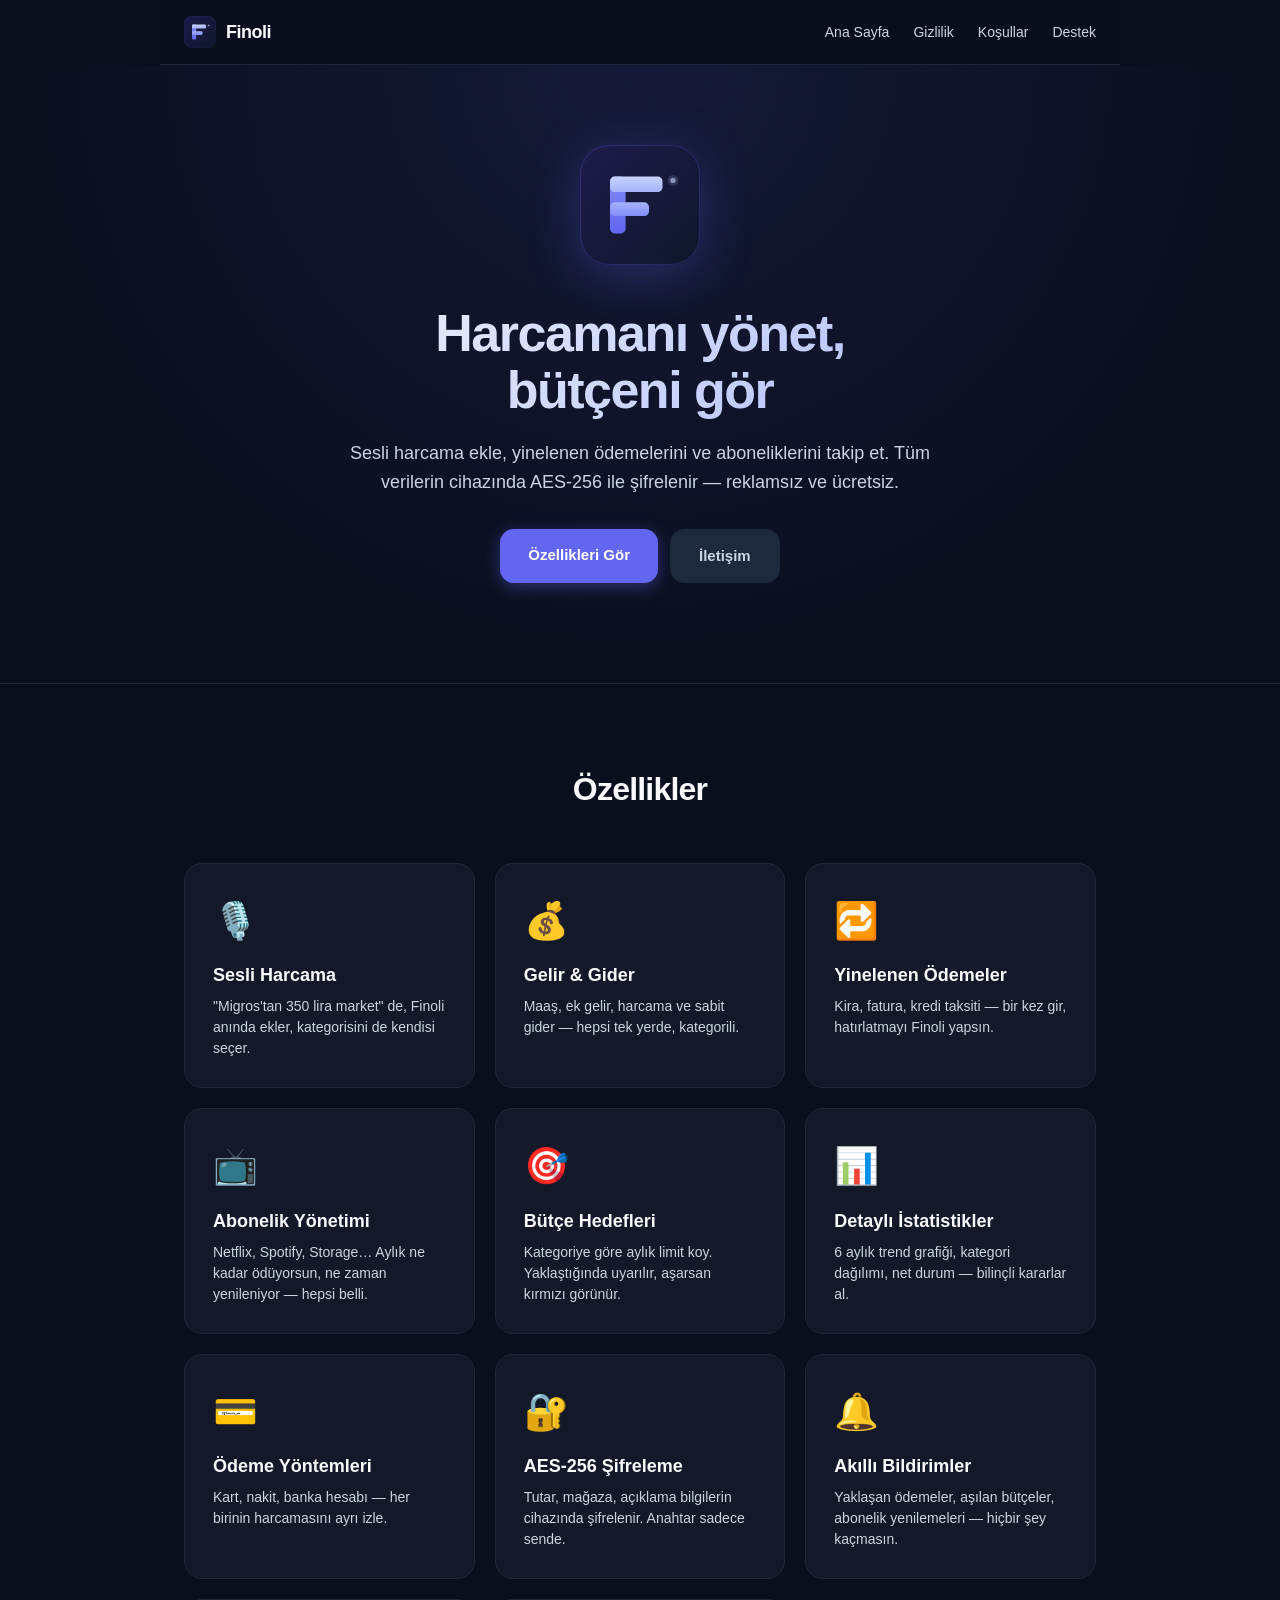
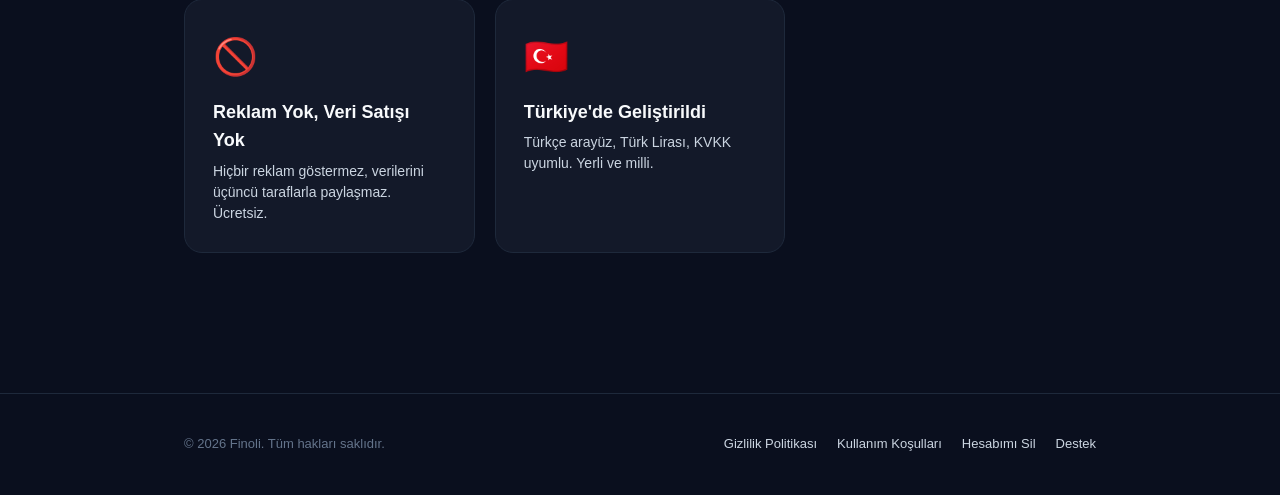
<file: index.html>
<!DOCTYPE html>
<html lang="tr">
<head>
<meta charset="UTF-8">
<meta name="viewport" content="width=device-width, initial-scale=1.0">
<title>Finoli — Akıllı Kişisel Finans Asistanı</title>
<meta name="description" content="Harcamanı yönet, bütçeni gör. Sesli harcama ekleme, AES-256 uçtan uca şifreleme. Reklamsız ve ücretsiz kişisel finans uygulaması.">
<meta name="theme-color" content="#0a0f1e">
<link rel="stylesheet" href="style.css">
<link rel="icon" type="image/svg+xml" href="assets/logo.svg">
</head>
<body>
<nav class="nav">
  <a href="index.html" class="brand">
    <img src="assets/logo.svg" alt="Finoli" width="32" height="32">
    <span>Finoli</span>
  </a>
  <div class="nav-links">
    <a href="index.html">Ana Sayfa</a>
    <a href="privacy.html">Gizlilik</a>
    <a href="terms.html">Koşullar</a>
    <a href="support.html">Destek</a>
  </div>
</nav>

<header class="hero">
  <div class="container">
    <img src="assets/logo.svg" alt="Finoli" class="hero-logo" width="120" height="120">
    <h1>Harcamanı yönet,<br>bütçeni gör</h1>
    <p class="lead">
      Sesli harcama ekle, yinelenen ödemelerini ve aboneliklerini takip et.
      Tüm verilerin cihazında AES-256 ile şifrelenir — reklamsız ve ücretsiz.
    </p>
    <div class="cta-row">
      <a href="#features" class="btn btn-primary">Özellikleri Gör</a>
      <a href="support.html" class="btn btn-ghost">İletişim</a>
    </div>
  </div>
</header>

<section id="features" class="features">
  <div class="container">
    <h2>Özellikler</h2>
    <div class="grid">
      <div class="feature">
        <div class="emoji">🎙️</div>
        <h3>Sesli Harcama</h3>
        <p>"Migros'tan 350 lira market" de, Finoli anında ekler, kategorisini de kendisi seçer.</p>
      </div>
      <div class="feature">
        <div class="emoji">💰</div>
        <h3>Gelir &amp; Gider</h3>
        <p>Maaş, ek gelir, harcama ve sabit gider — hepsi tek yerde, kategorili.</p>
      </div>
      <div class="feature">
        <div class="emoji">🔁</div>
        <h3>Yinelenen Ödemeler</h3>
        <p>Kira, fatura, kredi taksiti — bir kez gir, hatırlatmayı Finoli yapsın.</p>
      </div>
      <div class="feature">
        <div class="emoji">📺</div>
        <h3>Abonelik Yönetimi</h3>
        <p>Netflix, Spotify, Storage… Aylık ne kadar ödüyorsun, ne zaman yenileniyor — hepsi belli.</p>
      </div>
      <div class="feature">
        <div class="emoji">🎯</div>
        <h3>Bütçe Hedefleri</h3>
        <p>Kategoriye göre aylık limit koy. Yaklaştığında uyarılır, aşarsan kırmızı görünür.</p>
      </div>
      <div class="feature">
        <div class="emoji">📊</div>
        <h3>Detaylı İstatistikler</h3>
        <p>6 aylık trend grafiği, kategori dağılımı, net durum — bilinçli kararlar al.</p>
      </div>
      <div class="feature">
        <div class="emoji">💳</div>
        <h3>Ödeme Yöntemleri</h3>
        <p>Kart, nakit, banka hesabı — her birinin harcamasını ayrı izle.</p>
      </div>
      <div class="feature">
        <div class="emoji">🔐</div>
        <h3>AES-256 Şifreleme</h3>
        <p>Tutar, mağaza, açıklama bilgilerin cihazında şifrelenir. Anahtar sadece sende.</p>
      </div>
      <div class="feature">
        <div class="emoji">🔔</div>
        <h3>Akıllı Bildirimler</h3>
        <p>Yaklaşan ödemeler, aşılan bütçeler, abonelik yenilemeleri — hiçbir şey kaçmasın.</p>
      </div>
      <div class="feature">
        <div class="emoji">🚫</div>
        <h3>Reklam Yok, Veri Satışı Yok</h3>
        <p>Hiçbir reklam göstermez, verilerini üçüncü taraflarla paylaşmaz. Ücretsiz.</p>
      </div>
      <div class="feature">
        <div class="emoji">🇹🇷</div>
        <h3>Türkiye'de Geliştirildi</h3>
        <p>Türkçe arayüz, Türk Lirası, KVKK uyumlu. Yerli ve milli.</p>
      </div>
    </div>
  </div>
</section>

<footer class="footer">
  <div class="container">
    <p>© 2026 Finoli. Tüm hakları saklıdır.</p>
    <div class="footer-links">
      <a href="privacy.html">Gizlilik Politikası</a>
      <a href="terms.html">Kullanım Koşulları</a>
      <a href="delete-account.html">Hesabımı Sil</a>
      <a href="support.html">Destek</a>
    </div>
  </div>
</footer>
</body>
</html>
</file>
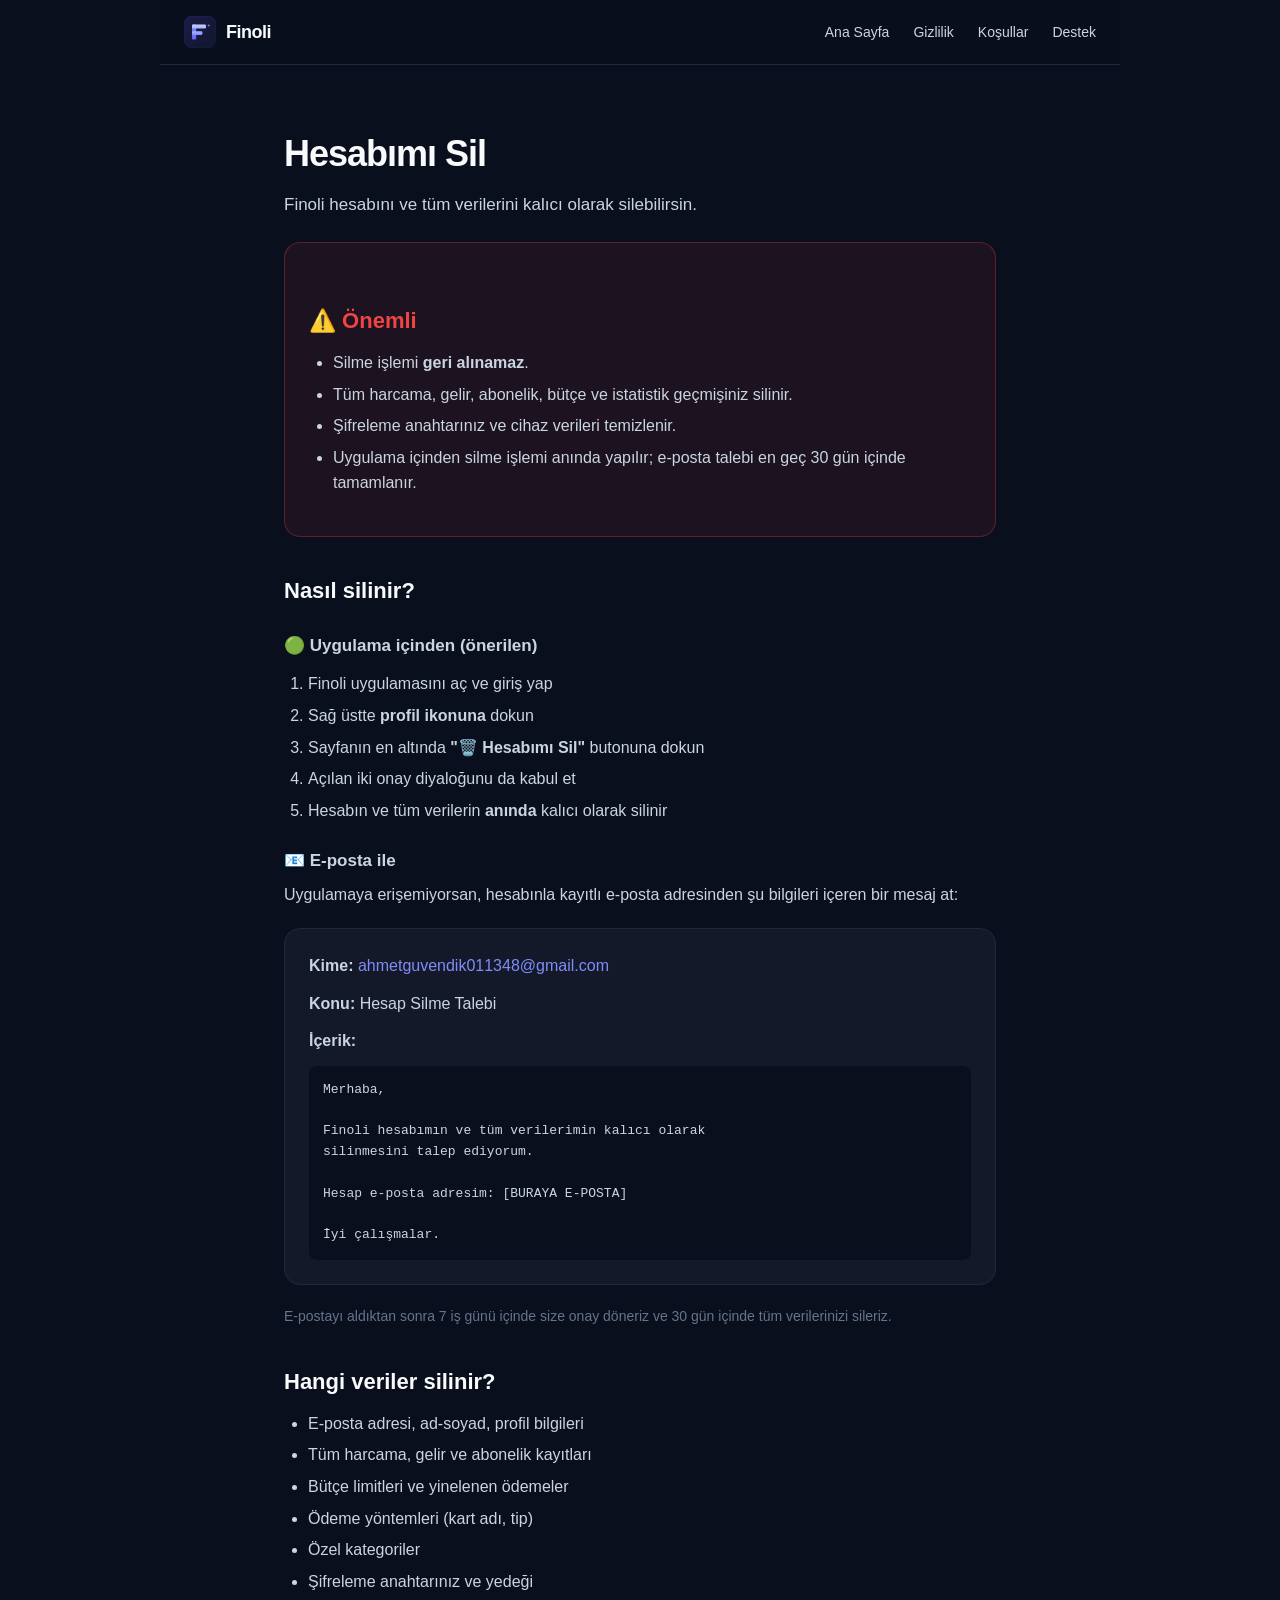
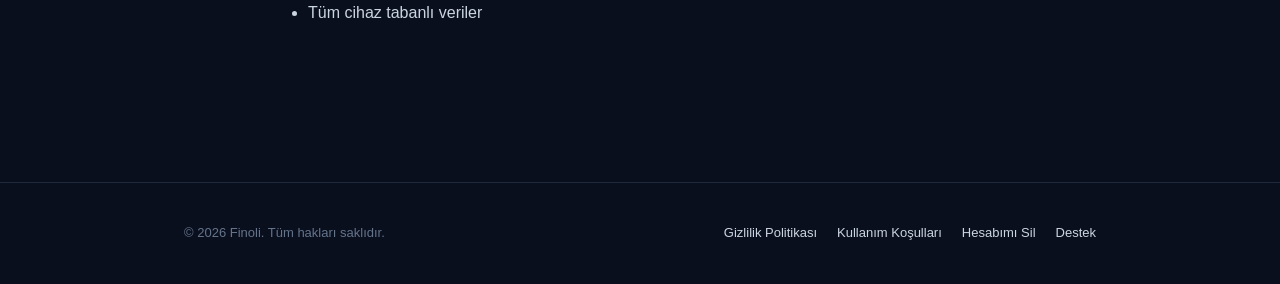
<file: delete-account.html>
<!DOCTYPE html>
<html lang="tr">
<head>
<meta charset="UTF-8">
<meta name="viewport" content="width=device-width, initial-scale=1.0">
<title>Hesabımı Sil — Finoli</title>
<meta name="theme-color" content="#0a0f1e">
<link rel="stylesheet" href="style.css">
<link rel="icon" type="image/svg+xml" href="assets/logo.svg">
</head>
<body>
<nav class="nav">
  <a href="index.html" class="brand">
    <img src="assets/logo.svg" alt="Finoli" width="32" height="32">
    <span>Finoli</span>
  </a>
  <div class="nav-links">
    <a href="index.html">Ana Sayfa</a>
    <a href="privacy.html">Gizlilik</a>
    <a href="terms.html">Koşullar</a>
    <a href="support.html">Destek</a>
  </div>
</nav>

<main class="legal container">
<h1>Hesabımı Sil</h1>
<p class="lead">
  Finoli hesabını ve tüm verilerini kalıcı olarak silebilirsin.
</p>

<div class="card danger">
  <h2>⚠️ Önemli</h2>
  <ul>
    <li>Silme işlemi <strong>geri alınamaz</strong>.</li>
    <li>Tüm harcama, gelir, abonelik, bütçe ve istatistik geçmişiniz silinir.</li>
    <li>Şifreleme anahtarınız ve cihaz verileri temizlenir.</li>
    <li>Uygulama içinden silme işlemi anında yapılır; e-posta talebi en geç 30 gün içinde tamamlanır.</li>
  </ul>
</div>

<h2>Nasıl silinir?</h2>

<h3>🟢 Uygulama içinden (önerilen)</h3>
<ol>
  <li>Finoli uygulamasını aç ve giriş yap</li>
  <li>Sağ üstte <strong>profil ikonuna</strong> dokun</li>
  <li>Sayfanın en altında <strong>"🗑️ Hesabımı Sil"</strong> butonuna dokun</li>
  <li>Açılan iki onay diyaloğunu da kabul et</li>
  <li>Hesabın ve tüm verilerin <strong>anında</strong> kalıcı olarak silinir</li>
</ol>

<h3>📧 E-posta ile</h3>
<p>
Uygulamaya erişemiyorsan, hesabınla kayıtlı e-posta adresinden şu bilgileri içeren bir mesaj at:
</p>
<div class="card">
  <p><strong>Kime:</strong> <a href="mailto:ahmetguvendik011348@gmail.com?subject=Hesap%20Silme%20Talebi">ahmetguvendik011348@gmail.com</a></p>
  <p><strong>Konu:</strong> Hesap Silme Talebi</p>
  <p><strong>İçerik:</strong></p>
  <pre>Merhaba,

Finoli hesabımın ve tüm verilerimin kalıcı olarak
silinmesini talep ediyorum.

Hesap e-posta adresim: [BURAYA E-POSTA]

İyi çalışmalar.</pre>
</div>
<p class="muted">
  E-postayı aldıktan sonra 7 iş günü içinde size onay döneriz ve 30 gün içinde
  tüm verilerinizi sileriz.
</p>

<h2>Hangi veriler silinir?</h2>
<ul>
  <li>E-posta adresi, ad-soyad, profil bilgileri</li>
  <li>Tüm harcama, gelir ve abonelik kayıtları</li>
  <li>Bütçe limitleri ve yinelenen ödemeler</li>
  <li>Ödeme yöntemleri (kart adı, tip)</li>
  <li>Özel kategoriler</li>
  <li>Şifreleme anahtarınız ve yedeği</li>
  <li>Tüm cihaz tabanlı veriler</li>
</ul>

</main>

<footer class="footer">
  <div class="container">
    <p>© 2026 Finoli. Tüm hakları saklıdır.</p>
    <div class="footer-links">
      <a href="privacy.html">Gizlilik Politikası</a>
      <a href="terms.html">Kullanım Koşulları</a>
      <a href="delete-account.html">Hesabımı Sil</a>
      <a href="support.html">Destek</a>
    </div>
  </div>
</footer>
</body>
</html>
</file>
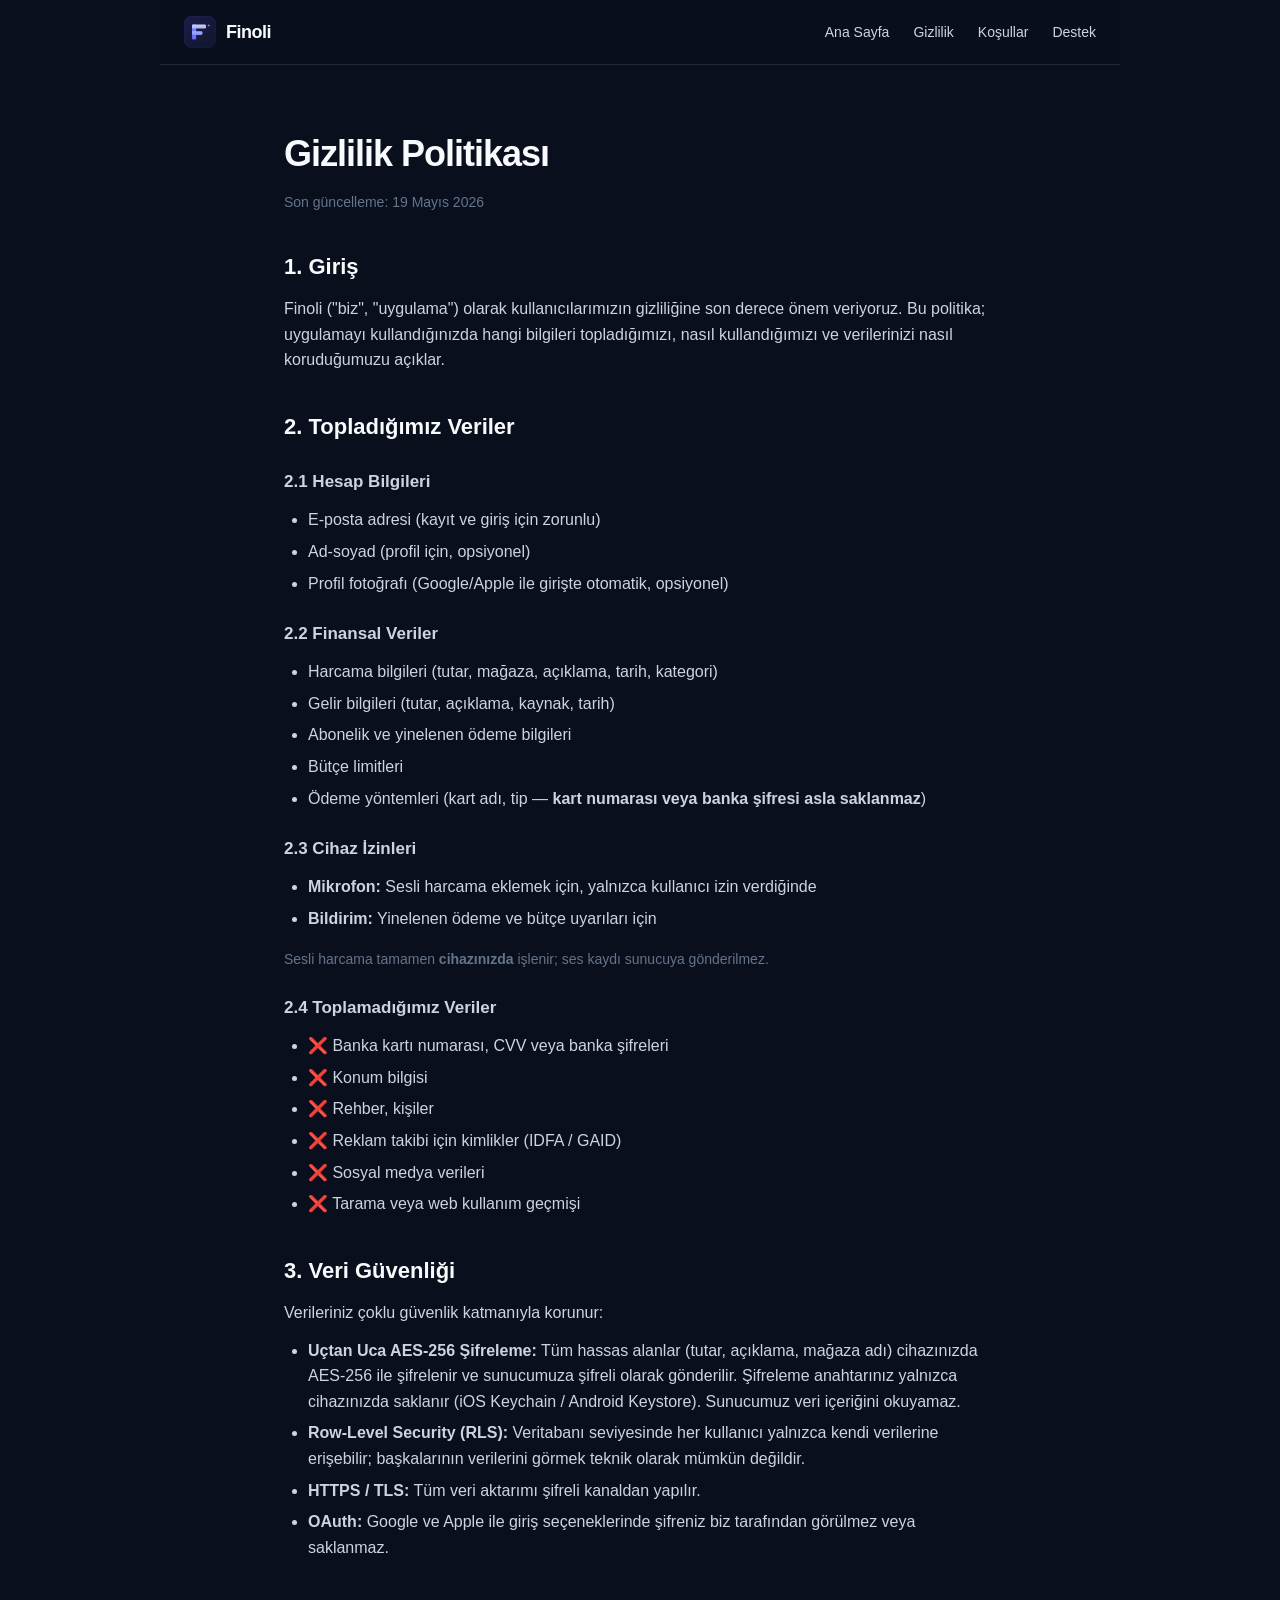
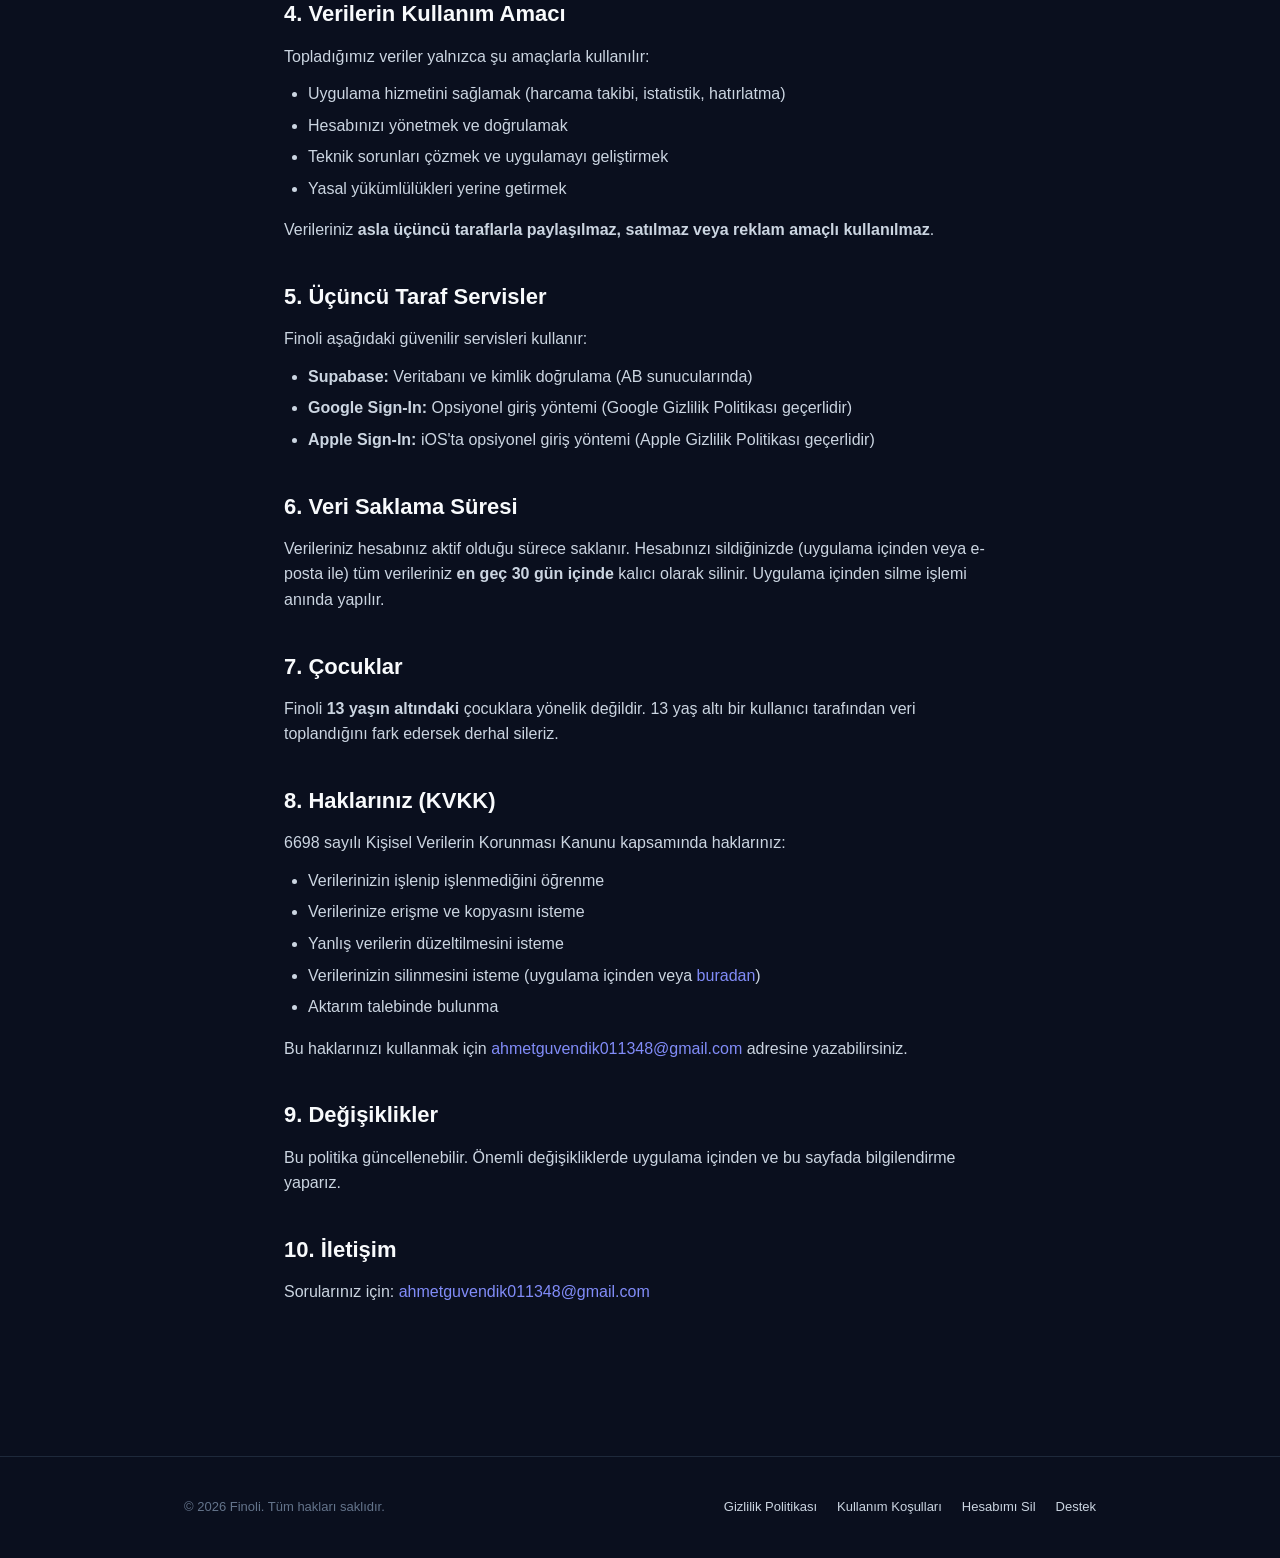
<file: privacy.html>
<!DOCTYPE html>
<html lang="tr">
<head>
<meta charset="UTF-8">
<meta name="viewport" content="width=device-width, initial-scale=1.0">
<title>Gizlilik Politikası — Finoli</title>
<meta name="theme-color" content="#0a0f1e">
<link rel="stylesheet" href="style.css">
<link rel="icon" type="image/svg+xml" href="assets/logo.svg">
</head>
<body>
<nav class="nav">
  <a href="index.html" class="brand">
    <img src="assets/logo.svg" alt="Finoli" width="32" height="32">
    <span>Finoli</span>
  </a>
  <div class="nav-links">
    <a href="index.html">Ana Sayfa</a>
    <a href="privacy.html">Gizlilik</a>
    <a href="terms.html">Koşullar</a>
    <a href="support.html">Destek</a>
  </div>
</nav>

<main class="legal container">
<h1>Gizlilik Politikası</h1>
<p class="muted">Son güncelleme: 19 Mayıs 2026</p>

<h2>1. Giriş</h2>
<p>
Finoli ("biz", "uygulama") olarak kullanıcılarımızın gizliliğine son derece önem veriyoruz.
Bu politika; uygulamayı kullandığınızda hangi bilgileri topladığımızı, nasıl kullandığımızı
ve verilerinizi nasıl koruduğumuzu açıklar.
</p>

<h2>2. Topladığımız Veriler</h2>
<h3>2.1 Hesap Bilgileri</h3>
<ul>
  <li>E-posta adresi (kayıt ve giriş için zorunlu)</li>
  <li>Ad-soyad (profil için, opsiyonel)</li>
  <li>Profil fotoğrafı (Google/Apple ile girişte otomatik, opsiyonel)</li>
</ul>

<h3>2.2 Finansal Veriler</h3>
<ul>
  <li>Harcama bilgileri (tutar, mağaza, açıklama, tarih, kategori)</li>
  <li>Gelir bilgileri (tutar, açıklama, kaynak, tarih)</li>
  <li>Abonelik ve yinelenen ödeme bilgileri</li>
  <li>Bütçe limitleri</li>
  <li>Ödeme yöntemleri (kart adı, tip — <strong>kart numarası veya banka şifresi asla saklanmaz</strong>)</li>
</ul>

<h3>2.3 Cihaz İzinleri</h3>
<ul>
  <li><strong>Mikrofon:</strong> Sesli harcama eklemek için, yalnızca kullanıcı izin verdiğinde</li>
  <li><strong>Bildirim:</strong> Yinelenen ödeme ve bütçe uyarıları için</li>
</ul>
<p class="muted">
Sesli harcama tamamen <strong>cihazınızda</strong> işlenir; ses kaydı sunucuya
gönderilmez.
</p>

<h3>2.4 Toplamadığımız Veriler</h3>
<ul>
  <li>❌ Banka kartı numarası, CVV veya banka şifreleri</li>
  <li>❌ Konum bilgisi</li>
  <li>❌ Rehber, kişiler</li>
  <li>❌ Reklam takibi için kimlikler (IDFA / GAID)</li>
  <li>❌ Sosyal medya verileri</li>
  <li>❌ Tarama veya web kullanım geçmişi</li>
</ul>

<h2>3. Veri Güvenliği</h2>
<p>Verileriniz çoklu güvenlik katmanıyla korunur:</p>
<ul>
  <li>
    <strong>Uçtan Uca AES-256 Şifreleme:</strong> Tüm hassas alanlar (tutar, açıklama,
    mağaza adı) cihazınızda AES-256 ile şifrelenir ve sunucumuza şifreli olarak gönderilir.
    Şifreleme anahtarınız yalnızca cihazınızda saklanır (iOS Keychain / Android Keystore).
    Sunucumuz veri içeriğini okuyamaz.
  </li>
  <li>
    <strong>Row-Level Security (RLS):</strong> Veritabanı seviyesinde her kullanıcı
    yalnızca kendi verilerine erişebilir; başkalarının verilerini görmek teknik olarak mümkün değildir.
  </li>
  <li>
    <strong>HTTPS / TLS:</strong> Tüm veri aktarımı şifreli kanaldan yapılır.
  </li>
  <li>
    <strong>OAuth:</strong> Google ve Apple ile giriş seçeneklerinde şifreniz biz tarafından
    görülmez veya saklanmaz.
  </li>
</ul>

<h2>4. Verilerin Kullanım Amacı</h2>
<p>Topladığımız veriler yalnızca şu amaçlarla kullanılır:</p>
<ul>
  <li>Uygulama hizmetini sağlamak (harcama takibi, istatistik, hatırlatma)</li>
  <li>Hesabınızı yönetmek ve doğrulamak</li>
  <li>Teknik sorunları çözmek ve uygulamayı geliştirmek</li>
  <li>Yasal yükümlülükleri yerine getirmek</li>
</ul>
<p>
Verileriniz <strong>asla üçüncü taraflarla paylaşılmaz, satılmaz veya reklam amaçlı kullanılmaz</strong>.
</p>

<h2>5. Üçüncü Taraf Servisler</h2>
<p>Finoli aşağıdaki güvenilir servisleri kullanır:</p>
<ul>
  <li><strong>Supabase:</strong> Veritabanı ve kimlik doğrulama (AB sunucularında)</li>
  <li><strong>Google Sign-In:</strong> Opsiyonel giriş yöntemi (Google Gizlilik Politikası geçerlidir)</li>
  <li><strong>Apple Sign-In:</strong> iOS'ta opsiyonel giriş yöntemi (Apple Gizlilik Politikası geçerlidir)</li>
</ul>

<h2>6. Veri Saklama Süresi</h2>
<p>
Verileriniz hesabınız aktif olduğu sürece saklanır. Hesabınızı sildiğinizde
(uygulama içinden veya e-posta ile) tüm verileriniz <strong>en geç 30 gün içinde</strong>
kalıcı olarak silinir. Uygulama içinden silme işlemi anında yapılır.
</p>

<h2>7. Çocuklar</h2>
<p>
Finoli <strong>13 yaşın altındaki</strong> çocuklara yönelik değildir. 13 yaş altı bir
kullanıcı tarafından veri toplandığını fark edersek derhal sileriz.
</p>

<h2>8. Haklarınız (KVKK)</h2>
<p>6698 sayılı Kişisel Verilerin Korunması Kanunu kapsamında haklarınız:</p>
<ul>
  <li>Verilerinizin işlenip işlenmediğini öğrenme</li>
  <li>Verilerinize erişme ve kopyasını isteme</li>
  <li>Yanlış verilerin düzeltilmesini isteme</li>
  <li>Verilerinizin silinmesini isteme (uygulama içinden veya
    <a href="delete-account.html">buradan</a>)</li>
  <li>Aktarım talebinde bulunma</li>
</ul>
<p>
Bu haklarınızı kullanmak için
<a href="mailto:ahmetguvendik011348@gmail.com">ahmetguvendik011348@gmail.com</a>
adresine yazabilirsiniz.
</p>

<h2>9. Değişiklikler</h2>
<p>
Bu politika güncellenebilir. Önemli değişikliklerde uygulama içinden ve bu sayfada
bilgilendirme yaparız.
</p>

<h2>10. İletişim</h2>
<p>
Sorularınız için: <a href="mailto:ahmetguvendik011348@gmail.com">ahmetguvendik011348@gmail.com</a>
</p>
</main>

<footer class="footer">
  <div class="container">
    <p>© 2026 Finoli. Tüm hakları saklıdır.</p>
    <div class="footer-links">
      <a href="privacy.html">Gizlilik Politikası</a>
      <a href="terms.html">Kullanım Koşulları</a>
      <a href="delete-account.html">Hesabımı Sil</a>
      <a href="support.html">Destek</a>
    </div>
  </div>
</footer>
</body>
</html>
</file>
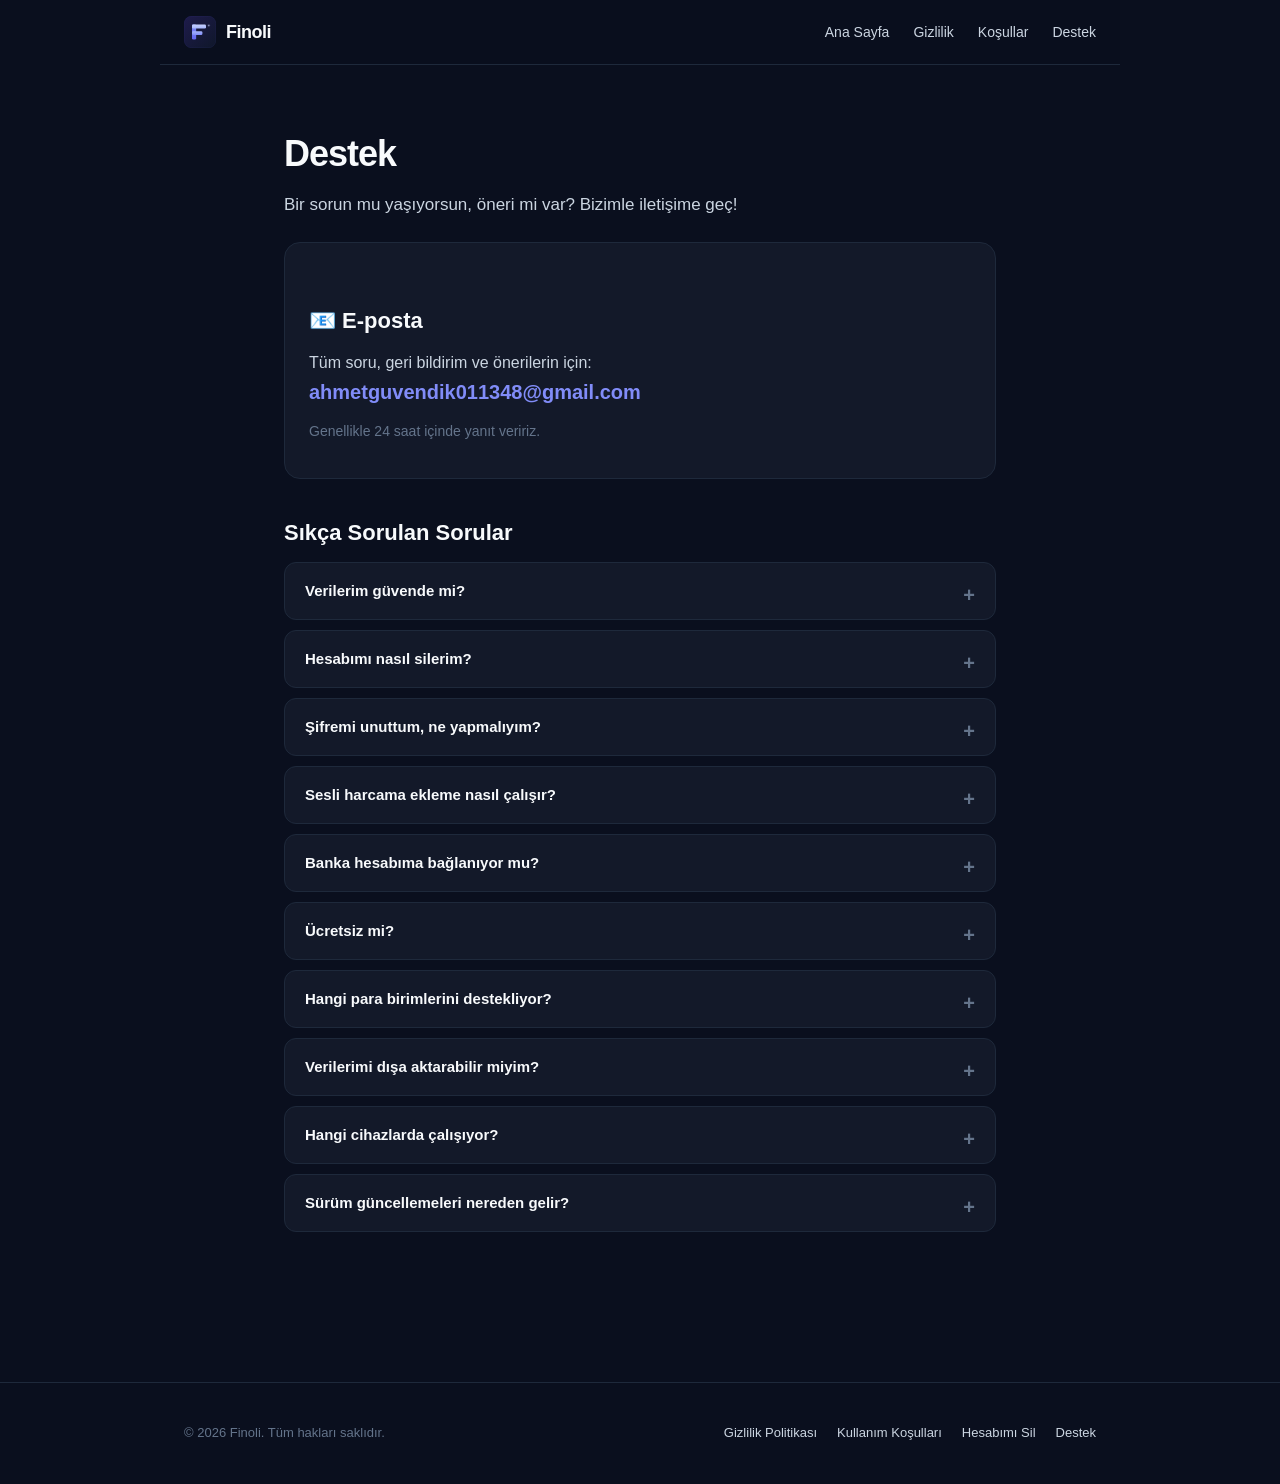
<file: support.html>
<!DOCTYPE html>
<html lang="tr">
<head>
<meta charset="UTF-8">
<meta name="viewport" content="width=device-width, initial-scale=1.0">
<title>Destek — Finoli</title>
<meta name="theme-color" content="#0a0f1e">
<link rel="stylesheet" href="style.css">
<link rel="icon" type="image/svg+xml" href="assets/logo.svg">
</head>
<body>
<nav class="nav">
  <a href="index.html" class="brand">
    <img src="assets/logo.svg" alt="Finoli" width="32" height="32">
    <span>Finoli</span>
  </a>
  <div class="nav-links">
    <a href="index.html">Ana Sayfa</a>
    <a href="privacy.html">Gizlilik</a>
    <a href="terms.html">Koşullar</a>
    <a href="support.html">Destek</a>
  </div>
</nav>

<main class="legal container">
<h1>Destek</h1>
<p class="lead">
  Bir sorun mu yaşıyorsun, öneri mi var? Bizimle iletişime geç!
</p>

<div class="card">
  <h2>📧 E-posta</h2>
  <p>
    Tüm soru, geri bildirim ve önerilerin için:<br>
    <a href="mailto:ahmetguvendik011348@gmail.com" class="big-link">ahmetguvendik011348@gmail.com</a>
  </p>
  <p class="muted">Genellikle 24 saat içinde yanıt veririz.</p>
</div>

<h2>Sıkça Sorulan Sorular</h2>

<details>
<summary>Verilerim güvende mi?</summary>
<p>
Evet. Tüm hassas verileriniz (tutar, mağaza, açıklama) cihazınızda <strong>AES-256</strong>
ile şifrelenir ve sunucuya şifreli olarak gönderilir. Şifreleme anahtarınız sadece
sizin cihazınızda (iOS Keychain / Android Keystore) saklanır. Sunucumuz veri içeriğini
göremez.
</p>
</details>

<details>
<summary>Hesabımı nasıl silerim?</summary>
<p>İki yolla silebilirsiniz:</p>
<ul>
  <li>
    <strong>Uygulamadan (önerilen):</strong> Profil → Çıkış Yap altındaki
    <strong>"Hesabımı Sil"</strong> butonu. İki onaydan sonra anında silinir.
  </li>
  <li>
    <strong>Web'den:</strong> <a href="delete-account.html">Hesap silme sayfası</a>
  </li>
</ul>
</details>

<details>
<summary>Şifremi unuttum, ne yapmalıyım?</summary>
<p>
Giriş ekranında "Şifremi Unuttum" linkine dokunun. E-posta adresinize bir
sıfırlama linki gelecek.
</p>
</details>

<details>
<summary>Sesli harcama ekleme nasıl çalışır?</summary>
<p>
Ana ekranda mikrofon ikonuna dokunun ve örneğin "Migros'tan 350 lira market"
deyin. Finoli tutarı, mağazayı ve kategoriyi otomatik tespit eder. Onay
verdiğinizde harcama eklenir. Tamamen offline çalışır, ses kaydı sunucuya
gönderilmez.
</p>
</details>

<details>
<summary>Banka hesabıma bağlanıyor mu?</summary>
<p>
Hayır. Finoli banka hesabınıza bağlanmaz, banka şifresi istemez. Verileri
manuel olarak (yazılı veya sesli) siz girersiniz.
</p>
</details>

<details>
<summary>Ücretsiz mi?</summary>
<p>
Evet, Finoli tüm temel özellikleriyle <strong>tamamen ücretsizdir</strong>.
Reklam yoktur, gizli ödeme yoktur, premium kilidi yoktur.
</p>
</details>

<details>
<summary>Hangi para birimlerini destekliyor?</summary>
<p>
Şu an varsayılan para birimi <strong>Türk Lirası (₺)</strong>. Çoklu para
birimi desteği gelecek sürümlerde planlanıyor.
</p>
</details>

<details>
<summary>Verilerimi dışa aktarabilir miyim?</summary>
<p>
KVKK ve veri taşınabilirliği hakkınız kapsamında verilerinizin bir kopyasını
isteyebilirsiniz. Talebinizi
<a href="mailto:ahmetguvendik011348@gmail.com?subject=Veri%20Aktar%C4%B1m%20Talebi">ahmetguvendik011348@gmail.com</a>
adresine gönderin, en geç 7 iş günü içinde yanıtlayalım.
</p>
</details>

<details>
<summary>Hangi cihazlarda çalışıyor?</summary>
<p>
Finoli <strong>iOS 15.1+</strong> ve <strong>Android 7+ (API 24)</strong> cihazlarda çalışır.
Tablet desteği vardır.
</p>
</details>

<details>
<summary>Sürüm güncellemeleri nereden gelir?</summary>
<p>
App Store (iOS) ve Google Play Store (Android) üzerinden otomatik güncellemeler
alırsınız. Otomatik güncelleme açıksa uygulama her zaman güncel kalır.
</p>
</details>

</main>

<footer class="footer">
  <div class="container">
    <p>© 2026 Finoli. Tüm hakları saklıdır.</p>
    <div class="footer-links">
      <a href="privacy.html">Gizlilik Politikası</a>
      <a href="terms.html">Kullanım Koşulları</a>
      <a href="delete-account.html">Hesabımı Sil</a>
      <a href="support.html">Destek</a>
    </div>
  </div>
</footer>
</body>
</html>
</file>
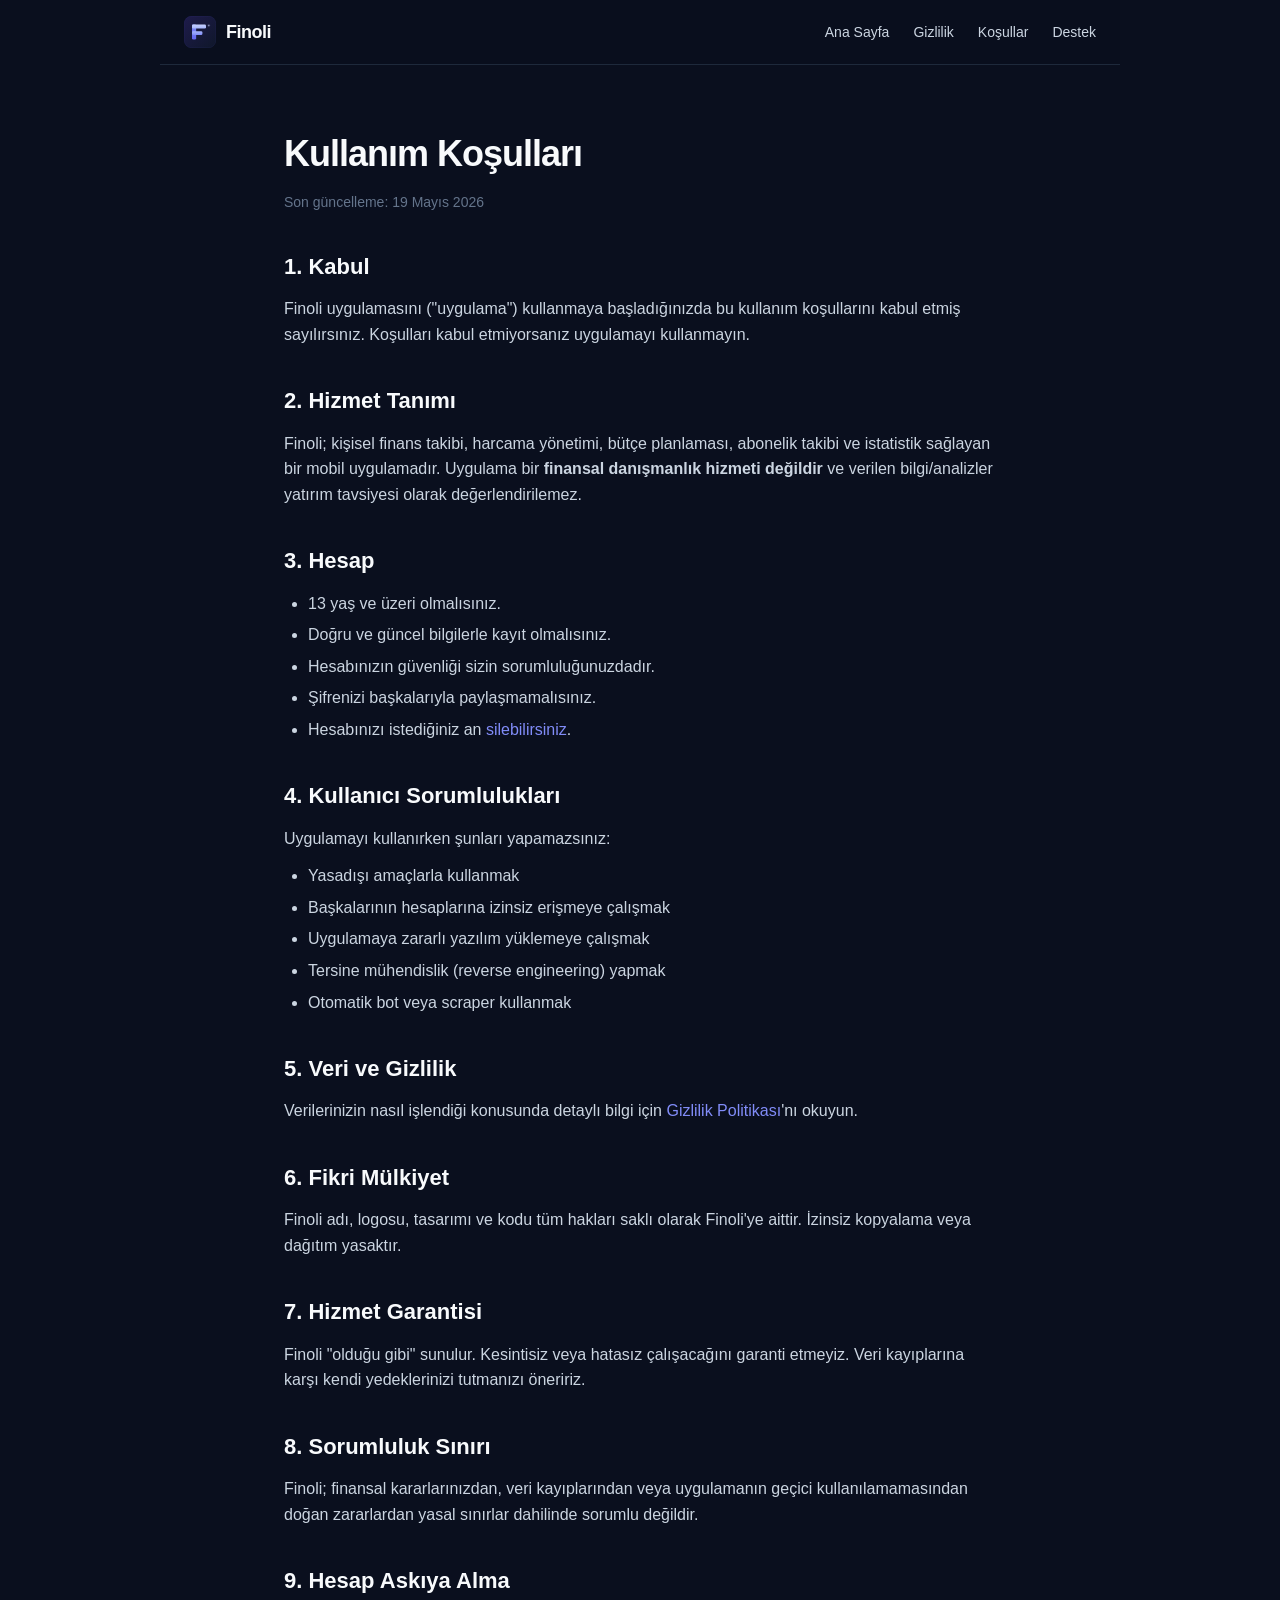
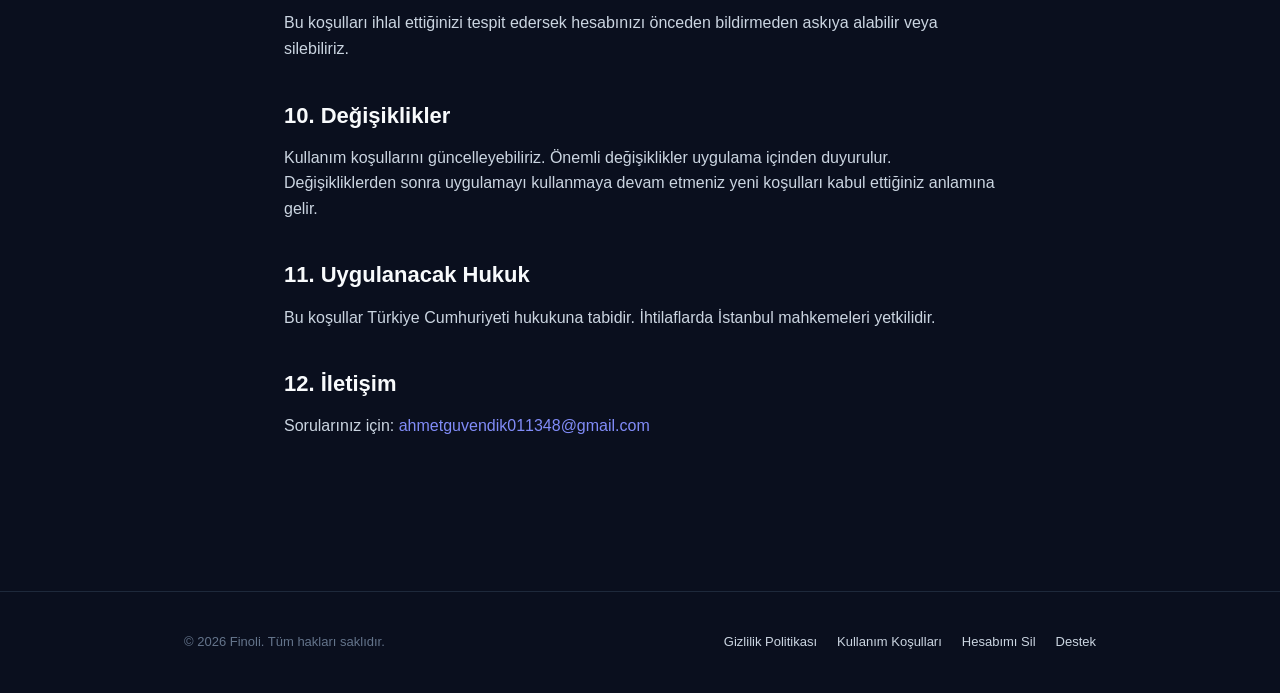
<file: terms.html>
<!DOCTYPE html>
<html lang="tr">
<head>
<meta charset="UTF-8">
<meta name="viewport" content="width=device-width, initial-scale=1.0">
<title>Kullanım Koşulları — Finoli</title>
<meta name="theme-color" content="#0a0f1e">
<link rel="stylesheet" href="style.css">
<link rel="icon" type="image/svg+xml" href="assets/logo.svg">
</head>
<body>
<nav class="nav">
  <a href="index.html" class="brand">
    <img src="assets/logo.svg" alt="Finoli" width="32" height="32">
    <span>Finoli</span>
  </a>
  <div class="nav-links">
    <a href="index.html">Ana Sayfa</a>
    <a href="privacy.html">Gizlilik</a>
    <a href="terms.html">Koşullar</a>
    <a href="support.html">Destek</a>
  </div>
</nav>

<main class="legal container">
<h1>Kullanım Koşulları</h1>
<p class="muted">Son güncelleme: 19 Mayıs 2026</p>

<h2>1. Kabul</h2>
<p>
Finoli uygulamasını ("uygulama") kullanmaya başladığınızda bu kullanım koşullarını
kabul etmiş sayılırsınız. Koşulları kabul etmiyorsanız uygulamayı kullanmayın.
</p>

<h2>2. Hizmet Tanımı</h2>
<p>
Finoli; kişisel finans takibi, harcama yönetimi, bütçe planlaması, abonelik takibi
ve istatistik sağlayan bir mobil uygulamadır. Uygulama bir
<strong>finansal danışmanlık hizmeti değildir</strong> ve verilen bilgi/analizler
yatırım tavsiyesi olarak değerlendirilemez.
</p>

<h2>3. Hesap</h2>
<ul>
  <li>13 yaş ve üzeri olmalısınız.</li>
  <li>Doğru ve güncel bilgilerle kayıt olmalısınız.</li>
  <li>Hesabınızın güvenliği sizin sorumluluğunuzdadır.</li>
  <li>Şifrenizi başkalarıyla paylaşmamalısınız.</li>
  <li>Hesabınızı istediğiniz an
    <a href="delete-account.html">silebilirsiniz</a>.</li>
</ul>

<h2>4. Kullanıcı Sorumlulukları</h2>
<p>Uygulamayı kullanırken şunları yapamazsınız:</p>
<ul>
  <li>Yasadışı amaçlarla kullanmak</li>
  <li>Başkalarının hesaplarına izinsiz erişmeye çalışmak</li>
  <li>Uygulamaya zararlı yazılım yüklemeye çalışmak</li>
  <li>Tersine mühendislik (reverse engineering) yapmak</li>
  <li>Otomatik bot veya scraper kullanmak</li>
</ul>

<h2>5. Veri ve Gizlilik</h2>
<p>
Verilerinizin nasıl işlendiği konusunda detaylı bilgi için
<a href="privacy.html">Gizlilik Politikası</a>'nı okuyun.
</p>

<h2>6. Fikri Mülkiyet</h2>
<p>
Finoli adı, logosu, tasarımı ve kodu tüm hakları saklı olarak Finoli'ye aittir.
İzinsiz kopyalama veya dağıtım yasaktır.
</p>

<h2>7. Hizmet Garantisi</h2>
<p>
Finoli "olduğu gibi" sunulur. Kesintisiz veya hatasız çalışacağını garanti etmeyiz.
Veri kayıplarına karşı kendi yedeklerinizi tutmanızı öneririz.
</p>

<h2>8. Sorumluluk Sınırı</h2>
<p>
Finoli; finansal kararlarınızdan, veri kayıplarından veya uygulamanın geçici
kullanılamamasından doğan zararlardan yasal sınırlar dahilinde sorumlu değildir.
</p>

<h2>9. Hesap Askıya Alma</h2>
<p>
Bu koşulları ihlal ettiğinizi tespit edersek hesabınızı önceden bildirmeden
askıya alabilir veya silebiliriz.
</p>

<h2>10. Değişiklikler</h2>
<p>
Kullanım koşullarını güncelleyebiliriz. Önemli değişiklikler uygulama içinden duyurulur.
Değişikliklerden sonra uygulamayı kullanmaya devam etmeniz yeni koşulları kabul ettiğiniz
anlamına gelir.
</p>

<h2>11. Uygulanacak Hukuk</h2>
<p>
Bu koşullar Türkiye Cumhuriyeti hukukuna tabidir. İhtilaflarda İstanbul mahkemeleri yetkilidir.
</p>

<h2>12. İletişim</h2>
<p>
Sorularınız için: <a href="mailto:ahmetguvendik011348@gmail.com">ahmetguvendik011348@gmail.com</a>
</p>
</main>

<footer class="footer">
  <div class="container">
    <p>© 2026 Finoli. Tüm hakları saklıdır.</p>
    <div class="footer-links">
      <a href="privacy.html">Gizlilik Politikası</a>
      <a href="terms.html">Kullanım Koşulları</a>
      <a href="delete-account.html">Hesabımı Sil</a>
      <a href="support.html">Destek</a>
    </div>
  </div>
</footer>
</body>
</html>
</file>
<file: style.css>
/* Finoli — Modern, koyu tema, finoli-app uyumlu */

:root {
  --bg: #0a0f1e;
  --surface: #131929;
  --surface-2: #1e293b;
  --border: #1e293b;
  --text: #f8fafc;
  --text-2: #cbd5e1;
  --muted: #64748b;
  --primary: #6366f1;
  --primary-light: #818cf8;
  --primary-lighter: #a5b4fc;
  --danger: #ef4444;
  --success: #10b981;
}

* {
  box-sizing: border-box;
  margin: 0;
  padding: 0;
}

html { scroll-behavior: smooth; }

body {
  font-family: -apple-system, BlinkMacSystemFont, 'SF Pro Text', 'Segoe UI', Roboto, sans-serif;
  background: var(--bg);
  color: var(--text);
  line-height: 1.6;
  -webkit-font-smoothing: antialiased;
  min-height: 100vh;
}

a {
  color: var(--primary-light);
  text-decoration: none;
}
a:hover { color: var(--primary-lighter); }

.container {
  max-width: 960px;
  margin: 0 auto;
  padding: 0 24px;
}

/* Nav */
.nav {
  position: sticky;
  top: 0;
  z-index: 10;
  background: rgba(10, 15, 30, 0.85);
  backdrop-filter: blur(12px);
  border-bottom: 1px solid var(--border);
  padding: 16px 24px;
  display: flex;
  justify-content: space-between;
  align-items: center;
  max-width: 960px;
  margin: 0 auto;
}

.brand {
  display: flex;
  align-items: center;
  gap: 10px;
  color: var(--text);
  font-weight: 800;
  font-size: 18px;
  letter-spacing: -0.5px;
}

.nav-links {
  display: flex;
  gap: 24px;
}
.nav-links a {
  color: var(--text-2);
  font-size: 14px;
  font-weight: 500;
}
.nav-links a:hover { color: var(--text); }

/* Hero */
.hero {
  text-align: center;
  padding: 80px 0 100px;
  background: radial-gradient(ellipse at top, rgba(99, 102, 241, 0.12), transparent 70%);
}

.hero-logo {
  margin-bottom: 32px;
  filter: drop-shadow(0 8px 24px rgba(99, 102, 241, 0.3));
}

.hero h1 {
  font-size: 52px;
  font-weight: 800;
  letter-spacing: -1.5px;
  line-height: 1.1;
  margin-bottom: 20px;
  background: linear-gradient(135deg, #f8fafc, #a5b4fc);
  -webkit-background-clip: text;
  background-clip: text;
  -webkit-text-fill-color: transparent;
}

.hero .lead {
  font-size: 18px;
  color: var(--text-2);
  max-width: 580px;
  margin: 0 auto 32px;
}

.cta-row {
  display: flex;
  justify-content: center;
  gap: 12px;
  flex-wrap: wrap;
}

.btn {
  padding: 14px 28px;
  border-radius: 14px;
  font-weight: 700;
  font-size: 15px;
  border: none;
  cursor: pointer;
  transition: transform 0.15s, opacity 0.15s;
}
.btn:hover { transform: translateY(-1px); }
.btn-primary {
  background: var(--primary);
  color: white;
  box-shadow: 0 4px 16px rgba(99, 102, 241, 0.4);
}
.btn-ghost {
  background: var(--surface-2);
  color: var(--text-2);
  border: 1px solid var(--border);
}

/* Features */
.features {
  padding: 80px 0;
  border-top: 1px solid var(--border);
}
.features h2 {
  font-size: 32px;
  font-weight: 800;
  letter-spacing: -0.8px;
  text-align: center;
  margin-bottom: 48px;
}

.grid {
  display: grid;
  grid-template-columns: repeat(auto-fit, minmax(280px, 1fr));
  gap: 20px;
}

.feature {
  background: var(--surface);
  border: 1px solid var(--border);
  border-radius: 18px;
  padding: 28px;
  transition: transform 0.2s, border-color 0.2s;
}
.feature:hover {
  transform: translateY(-2px);
  border-color: rgba(99, 102, 241, 0.4);
}
.feature .emoji {
  font-size: 36px;
  margin-bottom: 12px;
}
.feature h3 {
  font-size: 18px;
  font-weight: 700;
  margin-bottom: 6px;
  color: var(--text);
}
.feature p {
  color: var(--text-2);
  font-size: 14px;
  line-height: 1.5;
}

/* Legal pages */
.legal {
  padding: 60px 24px 80px;
  max-width: 760px;
}
.legal h1 {
  font-size: 36px;
  font-weight: 800;
  letter-spacing: -1px;
  margin-bottom: 8px;
}
.legal h2 {
  font-size: 22px;
  font-weight: 700;
  margin-top: 36px;
  margin-bottom: 12px;
  color: var(--text);
}
.legal h3 {
  font-size: 17px;
  font-weight: 700;
  margin-top: 24px;
  margin-bottom: 8px;
  color: var(--text-2);
}
.legal p {
  color: var(--text-2);
  margin-bottom: 12px;
}
.legal ul, .legal ol {
  margin: 12px 0 16px 24px;
  color: var(--text-2);
}
.legal li {
  margin-bottom: 6px;
}
.legal .muted {
  color: var(--muted);
  font-size: 14px;
}
.legal .lead {
  font-size: 17px;
  color: var(--text-2);
  margin-bottom: 24px;
}

.card {
  background: var(--surface);
  border: 1px solid var(--border);
  border-radius: 16px;
  padding: 24px;
  margin: 20px 0;
}
.card.danger {
  background: rgba(239, 68, 68, 0.08);
  border-color: rgba(239, 68, 68, 0.3);
}
.card.danger h2 { color: var(--danger); }

.card pre {
  background: var(--bg);
  padding: 14px;
  border-radius: 8px;
  font-size: 13px;
  color: var(--text-2);
  overflow-x: auto;
  white-space: pre-wrap;
  font-family: 'SF Mono', Menlo, Consolas, monospace;
  margin-top: 8px;
}

.big-link {
  font-size: 20px;
  font-weight: 700;
}

details {
  background: var(--surface);
  border: 1px solid var(--border);
  border-radius: 12px;
  padding: 16px 20px;
  margin-bottom: 10px;
}
details summary {
  cursor: pointer;
  font-weight: 600;
  color: var(--text);
  font-size: 15px;
  list-style: none;
}
details summary::after {
  content: '+';
  float: right;
  font-size: 20px;
  color: var(--muted);
  transition: transform 0.2s;
}
details[open] summary::after { content: '−'; }
details p, details ul {
  margin-top: 12px;
  color: var(--text-2);
}

/* Footer */
.footer {
  border-top: 1px solid var(--border);
  padding: 40px 0;
  margin-top: 60px;
}
.footer .container {
  display: flex;
  justify-content: space-between;
  align-items: center;
  flex-wrap: wrap;
  gap: 16px;
}
.footer p {
  color: var(--muted);
  font-size: 13px;
}
.footer-links {
  display: flex;
  gap: 20px;
  flex-wrap: wrap;
}
.footer-links a {
  color: var(--text-2);
  font-size: 13px;
}

@media (max-width: 600px) {
  .hero h1 { font-size: 36px; }
  .hero .lead { font-size: 16px; }
  .nav-links { gap: 14px; font-size: 13px; }
  .footer .container { flex-direction: column; text-align: center; }
}
</file>
